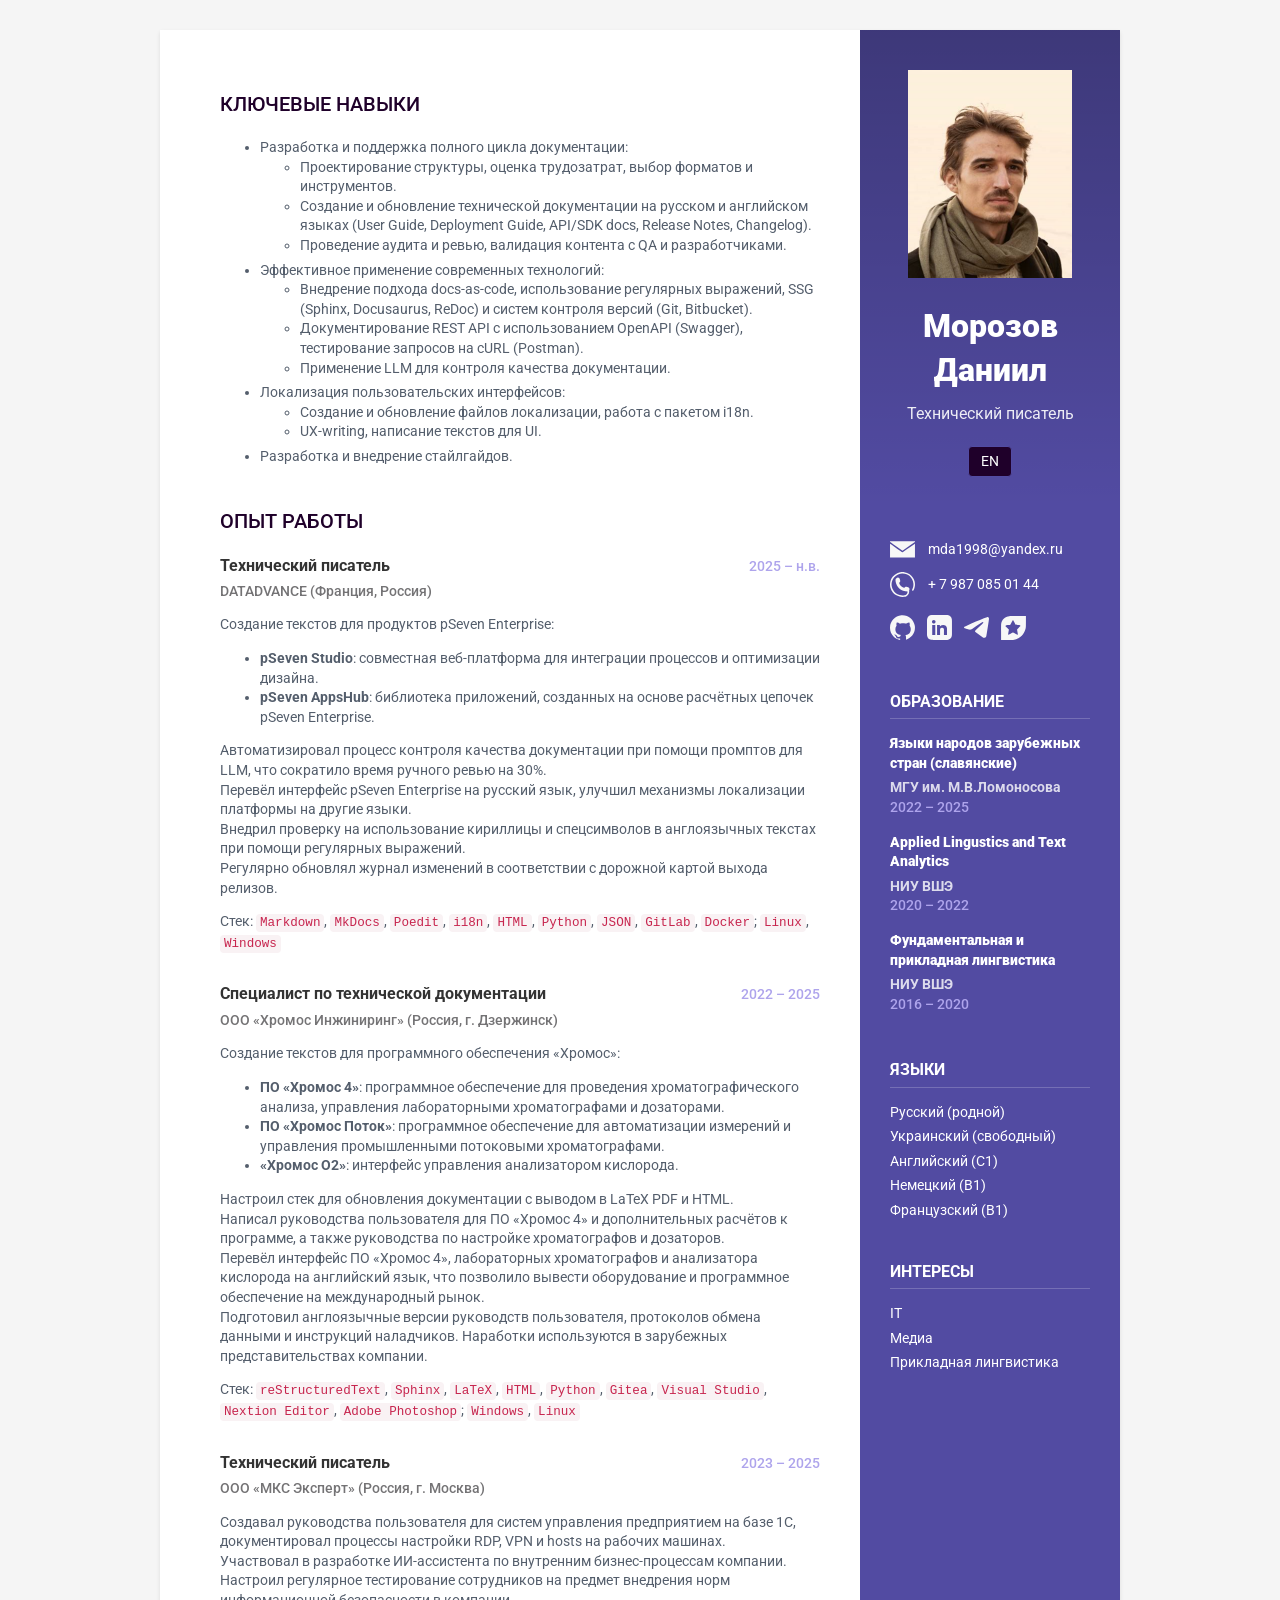
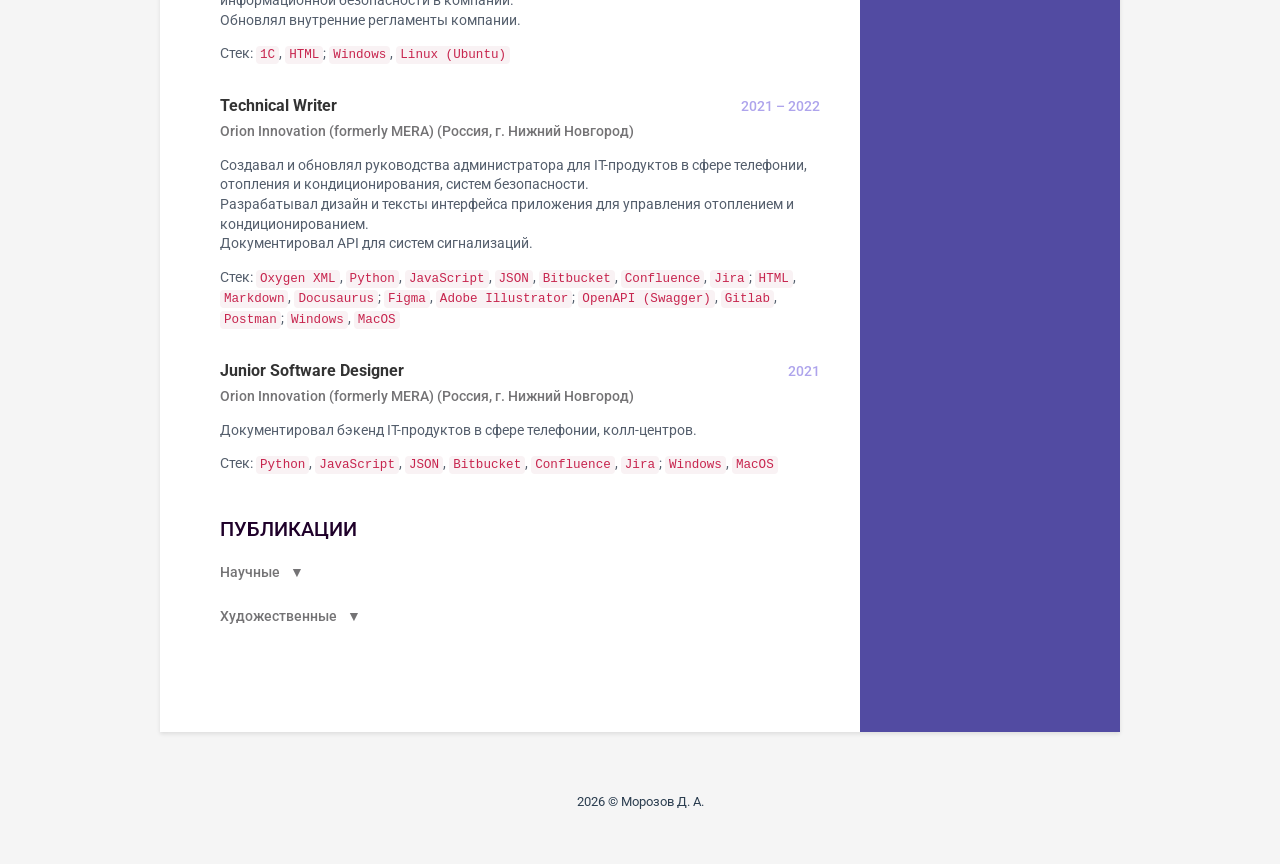
<file: index.html>
<!DOCTYPE html>
<html>
<head>
    <link rel="icon" href="CV/images/favicon.ico" type="image/x-icon">
    <script>
        window.location.href = "CV/ru.html";
    </script>
</head>
<body>
</body>
</html>
</file>
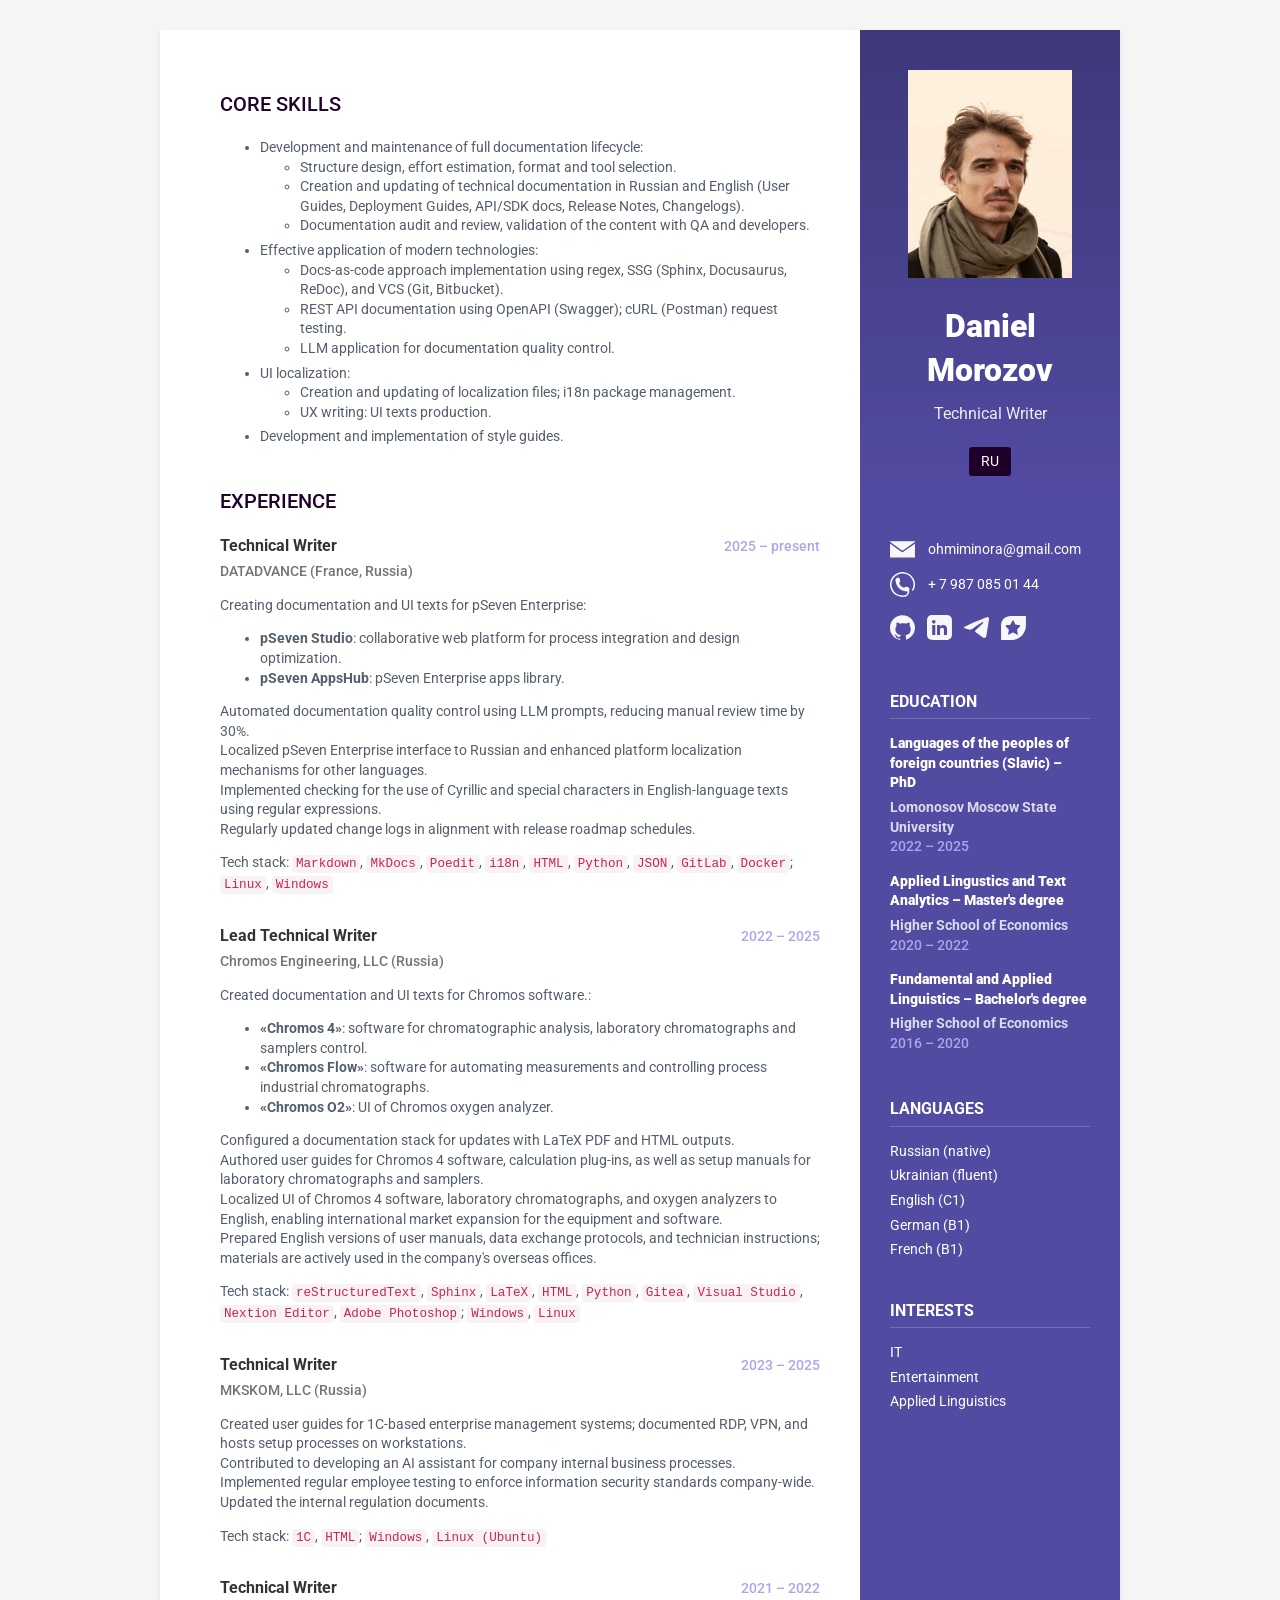
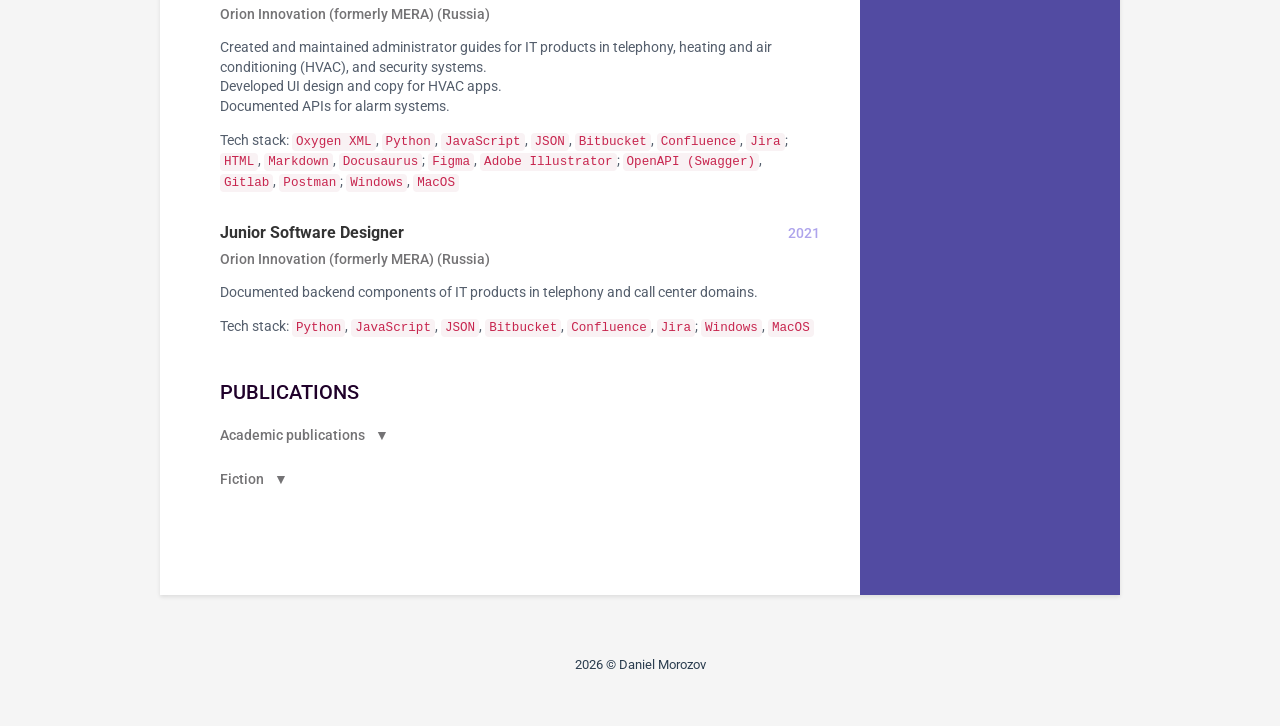
<file: CV/en.html>
<!DOCTYPE html>
<html lang="en">
<head>
    <meta charset="UTF-8">
    <meta name="viewport" content="width=device-width, initial-scale=1.0">
    <title>Daniel Morozov – CV</title>
	<link rel="icon" href="images/favicon.ico" type="image/x-icon">
    <link rel="stylesheet" href="./styles/style.css">
    <link href="https://fonts.googleapis.com/css2?family=Roboto:wght@300;400;500;700&display=swap" rel="stylesheet">
</head>
<body>
    <div class="container">
        <div class="sidebar">
            <div class="profile-container">
				<div class="profile-pic">
					<img src="./images/hero.png" alt="Daniel Morozov">
				</div>
				<h1 class="name">Daniel Morozov</h1>
				<h3 class="title">Technical Writer</h3>
				<div class="toggle">
					<div class="lang-switch">
						<a href="./ru.html" class="lang-btn">RU</a>
					</div>
				</div>
			</div>
            <div class="contacts-container">
				<ul class="contacts">
					<li class="flex-item"><img class="ico" src="./images/email.svg"><a href="mailto:ohmiminora@gmail.com">ohmiminora@gmail.com</a></li>
					<li class="flex-item"><img class="ico" src="./images/call.svg"><span>+ 7 987 085 01 44</span></li>
					<li style="padding-bottom: 0;"></li>
					<li>
						<a href="https://danielmorovov.github.io"><img class="ico2" src="./images/github.svg" alt="https://danielmorovov.github.io"></a>
						&nbsp;&nbsp;
						<a href="https://linkedin.com/in/danielmorovov/"><img class="ico2" src="./images/linkedin.svg" alt="https://linkedin.com/in/danielmorovov/"></a>
						&nbsp;&nbsp;
						<a href="https://t.me/danielmorovov"><img class="ico2" src="./images/telegram.svg" alt="https://t.me/danielmorovov"></a>
						&nbsp;&nbsp;
						<a href="https://band.link/morovov"><img class="ico2" src="./images/bandlink.svg" alt="https://band.link/morovov"></a>
					</li>
				</ul>
			</div>
            <div class="education-container">
				<div class="sidebar-section">
					<h3 class="container-title">Education</h3>
					<div class="edu-item">
						<div class="degree">Languages of the peoples of foreign countries (Slavic) – PhD</div>
						<h4>Lomonosov Moscow State University</h4>
						<div class="date">2022 – 2025</div>
						<h4></h4>
					</div>
					<div class="edu-item">
						<div class="degree">Applied Lingustics and Text Analytics – Master's degree</div>
						<h4>Higher School of Economics</h4>
						<div class="date">2020 – 2022</div>
					</div>
					<div class="edu-item">
						<div class="degree">Fundamental and Applied Linguistics – Bachelor's degree</div>
						<h4>Higher School of Economics</h4>
						<div class="date">2016 – 2020</div>
					</div>
				</div>
			</div>
            <div class="languages-container">
				<div class="sidebar-section">
					<h3 class="container-title">Languages</h3>
					<ul>
						<li>Russian (native)</li>
						<li>Ukrainian (fluent)</li>
						<li>English (C1)</li>
						<li>German (B1)</li>
						<li>French (B1)</li>
					</ul>
				</div>
			</div>
			<div class="interests-container">
				<div class="sidebar-section">
					<h3 class="container-title">Interests</h3>
					<ul>
						<li>IT</li>
						<li>Entertainment</li>
						<li>Applied Linguistics</li>
					</ul>
				</div>
			</div>
        </div>	
		<div class="content">
            <section class="section">
                <h2 class="section-title">Core skills</h2>
                <ul>
                    <li>Development and maintenance of full documentation lifecycle:
                        <ul>
                            <li>Structure design, effort estimation, format and tool selection.</li>
                            <li>Creation and updating of technical documentation in Russian and English (User Guides, Deployment Guides, API/SDK docs, Release Notes, Changelogs).</li>
							<li>Documentation audit and review, validation of the content with QA and developers.</li>
                        </ul>
                    </li>
                    <li>Effective application of modern technologies:
                        <ul>
                            <li>Docs-as-code approach implementation using regex, SSG (Sphinx, Docusaurus, ReDoc), and VCS (Git, Bitbucket).</li>
                            <li>REST API documentation using OpenAPI (Swagger); cURL (Postman) request testing.</li>
                            <li>LLM application for documentation quality control.</li>
                        </ul>
                    </li>
                    <li>UI localization:
                        <ul>
                            <li>Creation and updating of localization files; i18n package management.</li>
							<li>UX writing: UI texts production.</li>
                        </ul>
                    </li>
                    <li>Development and implementation of style guides.
                    </li>
                </ul>
            </section>
            <section class="section">
                <h2 class="section-title">Experience</h2>
                <div class="exp-item">
                    <div class="exp-header">
                        <h3>Technical Writer</h3>
                        <span class="date">2025 – present</span>
                    </div>
                    <p class="company"><a href="https://www.datadvance.ru/">DATADVANCE</a> (France, Russia)</p>
                    <p>Creating documentation and UI texts for pSeven Enterprise:</p>
                    <ul>
                        <li><strong>pSeven Studio</strong>: collaborative web platform for process integration and design optimization.</li>
						<li><strong>pSeven AppsHub</strong>: pSeven Enterprise apps library.</li>
                    </ul>
                    <p>Automated documentation quality control using LLM prompts, reducing manual review time by 30%.<br>
					Localized pSeven Enterprise interface to Russian and enhanced platform localization mechanisms for other languages.<br>
					Implemented checking for the use of Cyrillic and special characters in English-language texts using regular expressions.<br>
					Regularly updated change logs in alignment with release roadmap schedules.</p>
                    <p>Tech stack: <code>Markdown</code>, <code>MkDocs</code>, <code>Poedit</code>, <code>i18n</code>, <code>HTML</code>, <code>Python</code>, <code>JSON</code>, <code>GitLab</code>, <code>Docker</code>; <code>Linux</code>, <code>Windows</code></p>
                </div>
				<div class="exp-item">
                    <div class="exp-header">
                        <h3>Lead Technical Writer</h3>
                        <span class="date">2022 – 2025</span>
                    </div>
                    <p class="company"><a href="https://has.ru/">Chromos Engineering, LLC</a> (Russia)</p>
                    <p>Created documentation and UI texts for Chromos software.:</p>
                    <ul>
                        <li><strong>«Chromos 4»</strong>: software for chromatographic analysis, laboratory chromatographs and samplers control.</li>
						<li><strong>«Chromos Flow»</strong>: software for automating measurements and controlling process industrial chromatographs.</li>
						<li><strong>«Chromos О2»</strong>: UI of Chromos oxygen analyzer.</li>
                    </ul>
                    <p>Configured a documentation stack for updates with LaTeX PDF and HTML outputs.<br>
					Authored user guides for Chromos 4 software, calculation plug-ins, as well as setup manuals for laboratory chromatographs and samplers.<br>
					Localized UI of Chromos 4 software, laboratory chromatographs, and oxygen analyzers to English, enabling international market expansion for the equipment and software.<br>
					Prepared English versions of user manuals, data exchange protocols, and technician instructions; materials are actively used in the company's overseas offices.</p>
                    <p>Tech stack: <code>reStructuredText</code>, <code>Sphinx</code>, <code>LaTeX</code>, <code>HTML</code>, <code>Python</code>, <code>Gitea</code>, <code>Visual Studio</code>, <code>Nextion Editor</code>, <code>Adobe Photoshop</code>; <code>Windows</code>, <code>Linux</code></p>
                </div>
				<div class="exp-item">
                    <div class="exp-header">
                        <h3>Technical Writer</h3>
                        <span class="date">2023 – 2025</span>
                    </div>
                    <p class="company"><a href="https://mkskom.ru/">MKSKOM, LLC</a> (Russia)</p>
                    <p>Created user guides for 1C-based enterprise management systems; documented RDP, VPN, and hosts setup processes on workstations.<br>
					Contributed to developing an AI assistant for company internal business processes.<br>
					Implemented regular employee testing to enforce information security standards company-wide.<br>
					Updated the internal regulation documents.</p>
                    <p>Tech stack: <code>1С</code>, <code>HTML</code>; <code>Windows</code>, <code>Linux (Ubuntu)</code></p>
                </div>
				<div class="exp-item">
                    <div class="exp-header">
                        <h3>Technical Writer</h3>
                        <span class="date">2021 – 2022</span>
                    </div>
                    <p class="company"><a href="https://www.orioninc.com/">Orion Innovation (formerly MERA)</a> (Russia)</p>
                    <p>Created and maintained administrator guides for IT products in telephony, heating and air conditioning (HVAC), and security systems.<br>
					Developed UI design and copy for HVAC apps.<br>
					Documented APIs for alarm systems.</p>
                    <p>Tech stack: <code>Oxygen XML</code>, <code>Python</code>, <code>JavaScript</code>, <code>JSON</code>, <code>Bitbucket</code>, <code>Confluence</code>, <code>Jira</code>; <code>HTML</code>, <code>Markdown</code>, <code>Docusaurus</code>; <code>Figma</code>, <code>Adobe Illustrator</code>; <code>OpenAPI (Swagger)</code>, <code>Gitlab</code>, <code>Postman</code>; <code>Windows</code>, <code>MacOS</code></p>
                </div>
				<div class="exp-item">
                    <div class="exp-header">
                        <h3>Junior Software Designer</h3>
                        <span class="date">2021</span>
                    </div>
                    <p class="company"><a href="https://www.orioninc.com/">Orion Innovation (formerly MERA)</a> (Russia)</p>
                    <p>Documented backend components of IT products in telephony and call center domains.</p>
                    <p>Tech stack: <code>Python</code>, <code>JavaScript</code>, <code>JSON</code>, <code>Bitbucket</code>, <code>Confluence</code>, <code>Jira</code>; <code>Windows</code>, <code>MacOS</code></p>
                </div>
            </section>	
			<section class="section">
                <h2 class="section-title">Publications</h2>
                <div class="exp-item">
                    <details>
						<summary>Academic publications</summary>
	                    <ul>
							<li>Morozov, D. A. (2026). The Corpus Analysis of Degrees of Comparison of Czech Adjectives: dis. ... cand. philol. sci.: 5.9.6. Moskovskiy gosudarstvennyy universitet im. M. V. Lomonosova. Moscow. 152 P.</li>
							<li>Izotov, A. I., & Morozov, D. A. (2025). Superlative in Contemporary Czech Written Discourse: Corpora Studies. Slavic Almanac. No. 3–4. P. 130–148. DOI: 10.31168/2073-5731.2025.3-4.06.</li>
							<li>Izotov, A. I., & Morozov, D. A. (2025). Degrees of Comparison of Adjectives in Contemporary Czech Written Discourse. Vestnik Moskovskogo universiteta. Seriya 9. Filologiya. 2025. No. 5. P. 85–95.</li>
							<li>Morozov, D. A. (2025). Contrastive Analysis of the Synthetic Nature of Comparative and Superlative Forms in the Czech and Russian Languages. Litera, 8, 180-189. DOI: 10.25136/2409-8698.2025.8.75647 EDN: OKONKS URL: https://nbpublish.com/library_read_article.php?id=75647</li>
							<li>Izotov, A. I., & Morozov, D. A. (2025). A Corpus-based Study of the Competition between Synthetic and Analytic Comparative and Superlative Adjective Forms in Contemporary Czech. Filologicheskie nauki. Voprosy teorii i praktiki. No. 8. P. 3287–3293.</li>
							<li>Morozov, D. A. (2025). Corpora Studies of Comparatives in Contemporary Czech Written Discourse. Litera, 7, 66-76. DOI: 10.25136/2409-8698.2025.7.75167 EDN: ATSHHJ URL: https://nbpublish.com/library_read_article.php?id=75167</li>
							<li>Izotov, A. I., & Morozov, D. A. (2025). A Corpus-based Study of Adjective Comparison Degrees in Contemporary Czech. Filologicheskie nauki. Voprosy teorii i praktiki. No. 7. P. 2677–2685.</li>
							<li>Morozov D. A. (2022). Functional and Grammatical Gradation of Adjectival Qualitative Degrees in Modern Slavic Languages (Contrastive Analysis). Nizhny Novgorod: Higher School of Economics. 78 P.</li>
							<li>Morozov, D. A., & Rylov, S. A. (2021). Functional and Grammatical Gradation of Adjectival Qualitative Degrees in Modern Slavic Languages: Universal and Local. Aktual'nye problemy slavyanskoy filologii, kul'tury i zhurnalistiki: Materialy I Mezhdunarodnoy nauchnoy konferentsii. Nizhny Novgorod: NNGU im. N. I. Lobachevskogo. 260 P. [ISBN 978-5-91326-690-3].</li>
							<li>Morozov, D. A. (2020). Adjectival Comparatives and Superlatives in Slavic Belles-Lettres: Functional, Stylistic, and Comparative Aspects. Nizhny Novgorod: Higher School of Economics. 59 P.</li>
	                    </ul>
					</details>
					<details>
						<summary>Fiction</summary>
						<ul>
							<li>Morozov, D. A. (2019). SLAVO. Nizhny Novgorod: Stimul-ST. 127 P. [ISBN 978-5-6042158-9-0].</li>
							<li>Morozov, D. A. (2016). Avgustovskaya zvezda. Nizhny Novgorod: Izdatel'skiy salon O. V. Gladkovoy. 159 P.</li>
						</ul>
					</details>
				</div>
			</section>	
		</div>   
    </div>
	<footer class="footer">
		<div class="text-center">
			<small class="copyright">2026 © Daniel Morozov</small>
		</div>
	</footer>
</body>
</html>
</file>
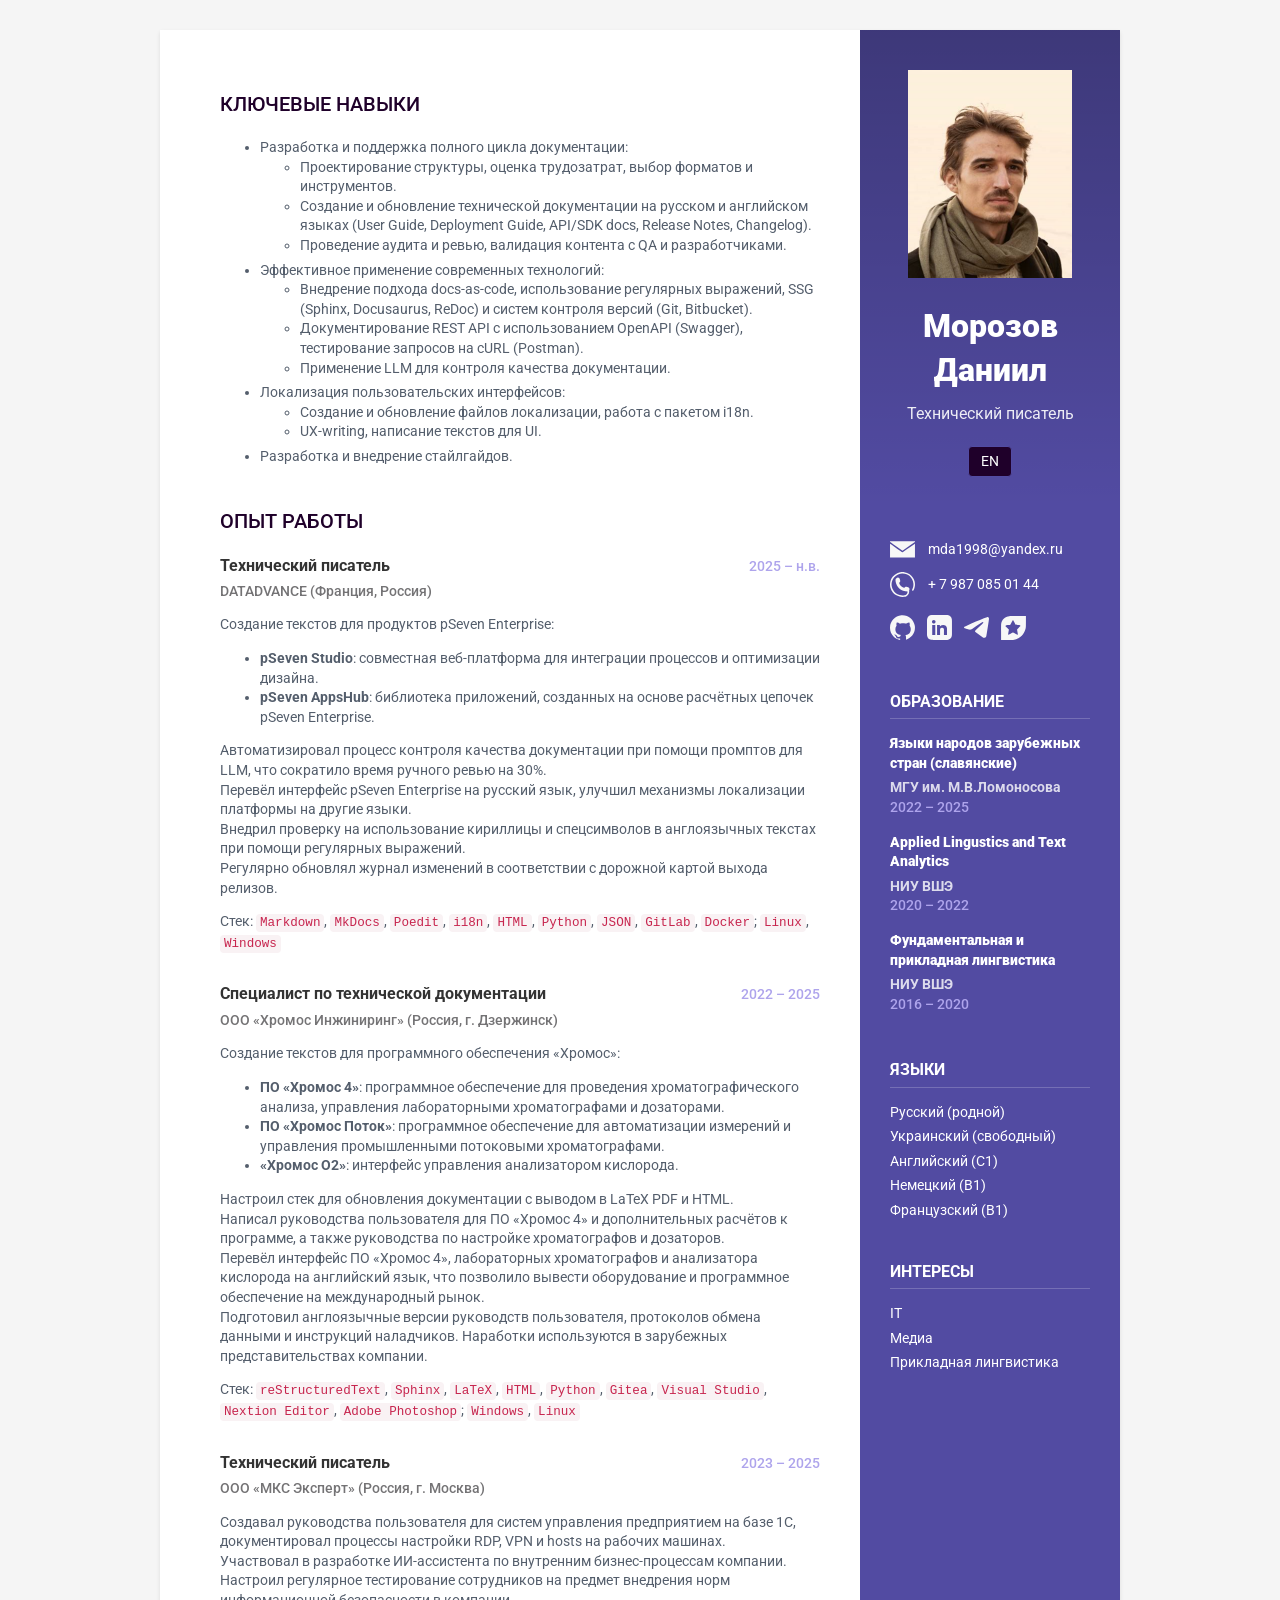
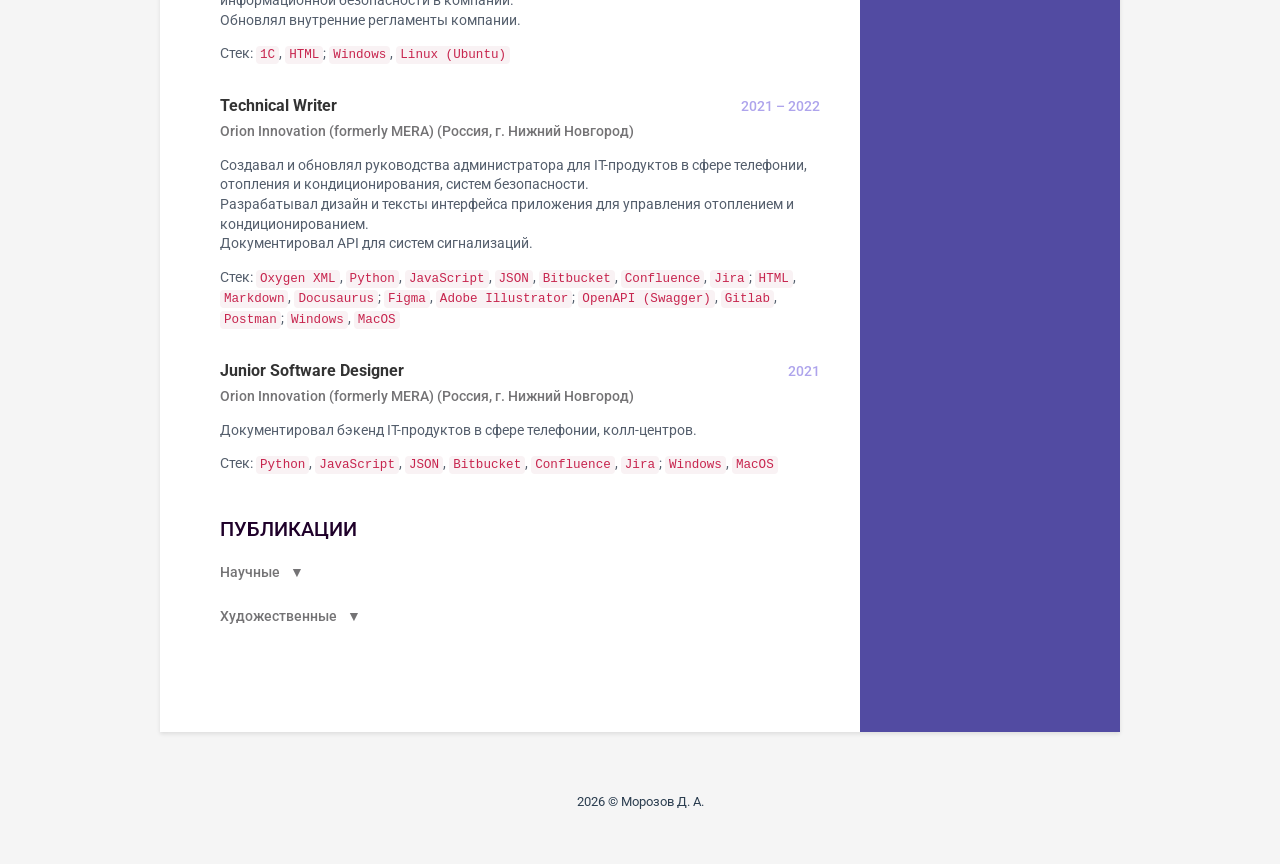
<file: CV/ru.html>
<!DOCTYPE html>
<html lang="ru">
<head>
    <meta charset="UTF-8">
    <meta name="viewport" content="width=device-width, initial-scale=1.0">
    <title>Морозов Даниил – CV</title>
	<link rel="icon" href="images/favicon.ico" type="image/x-icon">
    <link rel="stylesheet" href="./styles/style.css">
    <link href="https://fonts.googleapis.com/css2?family=Roboto:wght@300;400;500;700&display=swap" rel="stylesheet">
</head>
<body>
    <div class="container">
        <div class="sidebar">
            <div class="profile-container">
				<div class="profile-pic">
					<img src="./images/hero.png" alt="Морозов Д.А.">
				</div>
				<h1 class="name">Морозов Даниил</h1>
				<h3 class="title">Технический писатель</h3>
				<div class="toggle">
					<div class="lang-switch">
						<a href="./en.html" class="lang-btn">EN</a>
					</div>
				</div>
			</div>
            <div class="contacts-container">
				<ul class="contacts">
					<li class="flex-item"><img class="ico" src="./images/email.svg"><a href="mailto:mda1998@yandex.ru">mda1998@yandex.ru</a></li>
					<li class="flex-item"><img class="ico" src="./images/call.svg"><span>+ 7 987 085 01 44</span></li>
					<li style="padding-bottom: 0;"></li>
					<li>
						<a href="https://danielmorovov.github.io"><img class="ico2" src="./images/github.svg" alt="https://danielmorovov.github.io"></a>
						&nbsp;&nbsp;
						<a href="https://linkedin.com/in/danielmorovov/"><img class="ico2" src="./images/linkedin.svg" alt="https://linkedin.com/in/danielmorovov/"></a>
						&nbsp;&nbsp;
						<a href="https://t.me/danielmorovov"><img class="ico2" src="./images/telegram.svg" alt="https://t.me/danielmorovov"></a>
						&nbsp;&nbsp;
						<a href="https://band.link/morovov"><img class="ico2" src="./images/bandlink.svg" alt="https://band.link/morovov"></a>
					</li>
				</ul>
			</div>
            <div class="education-container">
				<div class="sidebar-section">
					<h3 class="container-title">Образование</h3>
					<div class="edu-item">
						<div class="degree">Языки народов зарубежных стран (славянские)</div>
						<h4>МГУ им. М.В.Ломоносова</h4>
						<div class="date">2022 – 2025</div>
						<h4></h4>
					</div>
					<div class="edu-item">
						<div class="degree">Applied Lingustics and Text Analytics</div>
						<h4>НИУ ВШЭ</h4>
						<div class="date">2020 – 2022</div>
					</div>
					<div class="edu-item">
						<div class="degree">Фундаментальная и прикладная лингвистика</div>
						<h4>НИУ ВШЭ</h4>
						<div class="date">2016 – 2020</div>
					</div>
				</div>
			</div>
            <div class="languages-container">
				<div class="sidebar-section">
					<h3 class="container-title">Языки</h3>
					<ul>
						<li>Русский (родной)</li>
						<li>Украинский (свободный)</li>
						<li>Английский (C1)</li>
						<li>Немецкий (B1)</li>
						<li>Французский (B1)</li>
					</ul>
				</div>
			</div>
			<div class="interests-container">
				<div class="sidebar-section">
					<h3 class="container-title">Интересы</h3>
					<ul>
						<li>IT</li>
						<li>Медиа</li>
						<li>Прикладная лингвистика</li>
					</ul>
				</div>
			</div>
        </div>	
		<div class="content">
            <section class="section">
                <h2 class="section-title">Ключевые навыки</h2>
                <ul>
                    <li>Разработка и поддержка полного цикла документации:
                        <ul>
                            <li>Проектирование структуры, оценка трудозатрат, выбор форматов и инструментов.</li>
                            <li>Создание и обновление технической документации на русском и английском языках (User Guide, Deployment Guide, API/SDK docs, Release Notes, Changelog).</li>
							<li>Проведение аудита и ревью, валидация контента с QA и разработчиками.</li>
                        </ul>
                    </li>
                    <li>Эффективное применение современных технологий:
                        <ul>
                            <li>Внедрение подхода docs-as-code, использование регулярных выражений, SSG (Sphinx, Docusaurus, ReDoc) и систем контроля версий (Git, Bitbucket).</li>
                            <li>Документирование REST API с использованием OpenAPI (Swagger), тестирование запросов на cURL (Postman).</li>
                            <li>Применение LLM для контроля качества документации.</li>
                        </ul>
                    </li>
                    <li>Локализация пользовательских интерфейсов:
                        <ul>
                            <li>Создание и обновление файлов локализации, работа с пакетом i18n.</li>
							<li>UX-writing, написание текстов для UI.</li>
                        </ul>
                    </li>
                    <li>Разработка и внедрение стайлгайдов.
                    </li>
                </ul>
            </section>
            <section class="section">
                <h2 class="section-title">Опыт работы</h2>
                <div class="exp-item">
                    <div class="exp-header">
                        <h3>Технический писатель</h3>
                        <span class="date">2025 – н.в.</span>
                    </div>
                    <p class="company"><a href="https://www.datadvance.ru/">DATADVANCE</a> (Франция, Россия)</p>
                    <p>Создание текстов для продуктов pSeven Enterprise:</p>
                    <ul>
                        <li><strong>pSeven Studio</strong>: совместная веб-платформа для интеграции процессов и оптимизации дизайна.</li>
						<li><strong>pSeven AppsHub</strong>: библиотека приложений, созданных на основе расчётных цепочек pSeven Enterprise.</li>
                    </ul>
                    <p>Автоматизировал процесс контроля качества документации при помощи промптов для LLM, что сократило время ручного ревью на 30%.<br>
					Перевёл интерфейс pSeven Enterprise на русский язык, улучшил механизмы локализации платформы на другие языки.<br>
					Внедрил проверку на использование кириллицы и спецсимволов в англоязычных текстах при помощи регулярных выражений.<br>
					Регулярно обновлял журнал изменений в соответствии с дорожной картой выхода релизов.</p>
                    <p>Стек: <code>Markdown</code>, <code>MkDocs</code>, <code>Poedit</code>, <code>i18n</code>, <code>HTML</code>, <code>Python</code>, <code>JSON</code>, <code>GitLab</code>, <code>Docker</code>; <code>Linux</code>, <code>Windows</code></p>
                </div>
				<div class="exp-item">
                    <div class="exp-header">
                        <h3>Специалист по технической документации</h3>
                        <span class="date">2022 – 2025</span>
                    </div>
                    <p class="company"><a href="https://has.ru/">ООО «Хромос Инжиниринг»</a> (Россия, г. Дзержинск)</p>
                    <p>Создание текстов для программного обеспечения «Хромос»:</p>
                    <ul>
                        <li><strong>ПО «Хромос 4»</strong>: программное обеспечение для проведения хроматографического анализа, управления лабораторными хроматографами и дозаторами.</li>
						<li><strong>ПО «Хромос Поток»</strong>: программное обеспечение для автоматизации измерений и управления промышленными потоковыми хроматографами.</li>
						<li><strong>«Хромос О2»</strong>: интерфейс управления анализатором кислорода.</li>
                    </ul>
                    <p>Настроил стек для обновления документации с выводом в LaTeX PDF и HTML.<br>
					Написал руководства пользователя для ПО «Хромос 4» и дополнительных расчётов к программе, а также руководства по настройке хроматографов и дозаторов.<br>
					Перевёл интерфейс ПО «Хромос 4», лабораторных хроматографов и анализатора кислорода на английский язык, что позволило вывести оборудование и программное обеспечение на международный рынок.<br>
					Подготовил англоязычные версии руководств пользователя, протоколов обмена данными и инструкций наладчиков. Наработки используются в зарубежных представительствах компании.</p>
                    <p>Стек: <code>reStructuredText</code>, <code>Sphinx</code>, <code>LaTeX</code>, <code>HTML</code>, <code>Python</code>, <code>Gitea</code>, <code>Visual Studio</code>, <code>Nextion Editor</code>, <code>Adobe Photoshop</code>; <code>Windows</code>, <code>Linux</code></p>
                </div>
				<div class="exp-item">
                    <div class="exp-header">
                        <h3>Технический писатель</h3>
                        <span class="date">2023 – 2025</span>
                    </div>
                    <p class="company"><a href="https://mkskom.ru/">ООО «МКС Эксперт»</a> (Россия, г. Москва)</p>
                    <p>Создавал руководства пользователя для систем управления предприятием на базе 1С, документировал процессы настройки RDP, VPN и hosts на рабочих машинах.<br>
					Участвовал в разработке ИИ-ассистента по внутренним бизнес-процессам компании.<br>
					Настроил регулярное тестирование сотрудников на предмет внедрения норм информационной безопасности в компании.<br>
					Обновлял внутренние регламенты компании.</p>
                    <p>Стек: <code>1С</code>, <code>HTML</code>; <code>Windows</code>, <code>Linux (Ubuntu)</code></p>
                </div>
				<div class="exp-item">
                    <div class="exp-header">
                        <h3>Technical Writer</h3>
                        <span class="date">2021 – 2022</span>
                    </div>
                    <p class="company"><a href="https://www.orioninc.com/">Orion Innovation (formerly MERA)</a> (Россия, г. Нижний Новгород)</p>
                    <p>Создавал и обновлял руководства администратора для IT-продуктов в сфере телефонии, отопления и кондиционирования, систем безопасности.<br>
					Разрабатывал дизайн и тексты интерфейса приложения для управления отоплением и кондиционированием.<br>
					Документировал API для систем сигнализаций.</p>
                    <p>Стек: <code>Oxygen XML</code>, <code>Python</code>, <code>JavaScript</code>, <code>JSON</code>, <code>Bitbucket</code>, <code>Confluence</code>, <code>Jira</code>; <code>HTML</code>, <code>Markdown</code>, <code>Docusaurus</code>; <code>Figma</code>, <code>Adobe Illustrator</code>; <code>OpenAPI (Swagger)</code>, <code>Gitlab</code>, <code>Postman</code>; <code>Windows</code>, <code>MacOS</code></p>
                </div>
				<div class="exp-item">
                    <div class="exp-header">
                        <h3>Junior Software Designer</h3>
                        <span class="date">2021</span>
                    </div>
                    <p class="company"><a href="https://www.orioninc.com/">Orion Innovation (formerly MERA)</a> (Россия, г. Нижний Новгород)</p>
                    <p>Документировал бэкенд IT-продуктов в сфере телефонии, колл-центров.</p>
                    <p>Стек: <code>Python</code>, <code>JavaScript</code>, <code>JSON</code>, <code>Bitbucket</code>, <code>Confluence</code>, <code>Jira</code>; <code>Windows</code>, <code>MacOS</code></p>
                </div>
            </section>
			<section class="section">
                <h2 class="section-title">Публикации</h2>
                <div class="exp-item">
                    <details>
						<summary>Научные</summary>
	                    <ul>
							<li>Морозов Д. А. Корпусное исследование степеней сравнения чешских прилагательных: дис. ... канд. филол. наук : 5.9.6  / Моск. гос. ун-т им. М. В. Ломоносова. – М., 2026.  – 152 с.</li>
							<li>Изотов А. И., Морозов Д. А. Суперлатив в современном чешском письменном дискурсе: опыт корпусного анализа // Славянский альманах. 2025. No 3–4. С. 130–148. DOI: 10.31168/2073-5731.2025.3-4.06.</li>
							<li>Изотов А. И., Морозов Д. А. Степени сравнения прилагательных в современном чешском письменном дискурсе // Вестн. Моск. ун-та. Серия 9. Филология. 2025. № 5. С. 85–95.</li>
							<li>Морозов Д. А. Сопоставительный анализ синтетичности форм степеней сравнения в чешском и русском языках // Litera. 2025. № 8. С. 180-189.</li>
							<li>Изотов, А. И., Морозов, Д. А. Опыт корпусного анализа конкуренции синтетических и аналитических форм сравнительной и превосходной степеней сравнения прилагательных (на материале современного чешского языка) / А. И. Изотов, Д. А. Морозов // Филологические науки. Вопросы теории и практики. – 2025. – № 8. – С. 3287-3293.</li>
							<li>Морозов Д. А. Опыт корпусного анализа компаративов в современном чешском письменном дискурсе // Litera. 2025. № 7. С. 66-76.</li>
							<li>Изотов, А. И., Морозов, Д. А. Опыт корпусного анализа степеней сравнения прилагательных (на материале современного чешского языка) / А. И. Изотов, Д. А. Морозов // Филологические науки. Вопросы теории и практики. – 2025. – № 7. – С. 2677-2685.</li>
							<li>Morozov D. Functional and Grammatical Gradation of Adjectival Qualitative Degrees in Modern Slavic Languages (Contrastive Analysis) / Д. А. Морозов. – Нижний Новгород: НИУ ВШЭ, 2022. – 78 с.</li>
							<li>Морозов Д. А., Рылов С. А. Функционально-грамматическая градационность качественного признака прилагательных в современных славянских языках: универсальное и локальное // Актуальные проблемы славянской филологии, культуры и журналистики: Материалы I Международной научной конференции. – Нижний Новгород: ННГУ им. Н. И. Лобачевского, 2021. – 260 с. [ISBN 978-5-91326-690-3].</li>
							<li>Морозов Д. А. Формы степеней сравнения имён прилагательных в славянских языках: функционально-стилевой и сопоставительный аспекты / Д. А. Морозов. – Нижний Новгород: НИУ ВШЭ, 2020.  – 59 с.</li>
	                    </ul>
					</details>
					<details>
						<summary>Художественные</summary>
						<ul>
							<li>Морозов Д. А. SLAVO / Д. А. Морозов. – Нижний Новгород: Стимул-СТ, 2019. – 127 с.: ил. [ISBN 978-5-6042158-9-0].</li>
							<li>Морозов Д. А. Августовская звезда / Д. А. Морозов. – Нижний Новгород: «Издательский салон О. В. Гладковой», 2016. – 159 с.: ил.</li>
						</ul>
					</details>
				</div>
			</section>
		</div>   
    </div>
	<footer class="footer">
		<div class="text-center">
			<small class="copyright">2026 © Морозов Д. А.</small>
		</div>
	</footer>
</body>
</html>
</file>
<file: CV/styles/style.css>
body {
    font-family: 'Roboto', sans-serif;
    background-color: #F5F5F5;
    color: #545E6C;
	font-size: 14px;
    padding: 30px;
	line-height: 1.4;
	margin: 0;
}

.container {
    background: #FFFFFF;
    max-width: 960px;
	margin: 0 auto;
	position: relative;
    box-shadow: 0 2px 4px rgba(0,0,0,0.1);
}

.content {
    background: #FFFFFF;
	padding: 60px;
	padding-right: 300px;
	page-break-before: always;
}

.sidebar {
    background: #524ba2;
	position: absolute;
	right: 0;
	width: 260px;
	height: 100%;
	min-height: 800px;
    color: #FFFFFF;
    text-align: center;
}

.sidebar a {
	color: #fff;
}

.flex-item {
	display: flex;
	align-items: center;
	gap: 13px;
	padding-bottom: 2px;
}

.flex-item.clickable {
	cursor: pointer;
}

.ico {
	height: 25px;
	flex-shrink: 0;
}

.ico2 {
	height: 25px;
	width: 25px;
}

* {
	box-sizing: border-box;
}

.sidebar .profile-container {
	padding: 30px;
	background: linear-gradient(
    	to bottom,
    	rgba(0, 0, 0, 0.25) 0%,
    	transparent 100%
  	);
	text-align: center;
	color: #fff;
}

.sidebar .toggle {
	padding: 20px 30px 0 30px;
}

.sidebar .profile-container a {
	-moz-transition: all 0.3s ease-in-out;
	text-decoration: none;
}

.sidebar .contacts-container {
	padding: 30px 30px 0 30px;
}

.sidebar .education-container {
	padding: 30px 30px 0 30px;
}

.sidebar .languages-container {
	padding: 30px 30px 0 30px;
}

.sidebar .interests-container {
	padding: 30px;
}

.sidebar .container-title {
		text-transform: uppercase;
		font-size: 16px;
		font-weight: 700;
		margin-top: 0;
		margin-bottom: 15px;
}

.sidebar ul {
	padding-left: 0;
	list-style: none;
}

.sidebar li {
	margin-bottom: 5px;
}

.profile-pic img {
    width: 164px;
    height: 208px;
    margin-bottom: 20px;
	margin-top: 10px;
}

.name {
    font-size: 32px;
    margin-top: 0;
	margin-bottom: 10px;
    font-weight: 900;
}

.title {
    font-size: 16px;
    margin-top: 0;
	margin-bottom: 0;
	font-weight: 400;
    opacity: 0.9;
}

.lang-btn {
    display: inline-block;
    padding: 5px 12px;
	margin-bottom: 0;
	font-size: 14px;
	font-weight: 400;
	line-height: 1.4;
	text-align: center;
	white-space: nowrap;
	vertical-align: middle;
	cursor: pointer;
    border: 1px solid transparent;
    border-radius: 4px;
	background-color: #1f002a;
	border-color: #524ba2;
}

.lang-btn:hover {
    background-color: rgba(255,255,255,0.1);
	text-decoration: none;
}

.contacts {
    display: flex;
    flex-direction: column;
    gap: 3px;
    width: 100%;
    text-align: left;
}

.contacts a {
    color: #FFFFFF;
    font-size: 14px;
}

.sidebar-section {
    width: 100%;
    text-align: left;
}

.sidebar-section h3 {
    font-size: 16px;
    border-bottom: 1px solid rgba(255,255,255,0.2);
    padding-bottom: 5px;
    margin-bottom: 15px;
}

.edu-item {
    margin-bottom: 15px;
}

.degree {
    margin-top: 0;
	margin-bottom: 5px;
    font-size: 14px;
	opacity: 1.0;
	font-weight: 1000;
}

.edu-item h4 {
    margin-top: 0;
	margin-bottom: 0px;
    opacity: 0.8;
}

.edu-item h5 {
    margin-top: 0;
	margin-bottom: 0px;
    font-weight: 500;
    opacity: 0.8;
}

.date {
    font-size: 14px;
	font-weight: 500;
    color: #aea4ec;
	margin-bottom: 0px;
}

.section {
    margin-bottom: 40px;
}

.section h2 {
    text-transform: uppercase;
	font-size: 20px;
	font-weight: 500;
	color: #1f002a;
	position: relative;
	margin-top: 0;
	margin-bottom: 20px;
}

.exp-item {
    margin-bottom: 30px;
}

.exp-header {
    display: flex;
    justify-content: space-between;
    align-items: baseline;
}

.exp-header h3 {
    margin: 0;
    font-size: 16px;
    color: #333;
}

.company {
    font-weight: 500;
    margin: 5px 0;
    color: #747375;
}

.footer {
	padding: 30px;
	padding-top: 60px;
}

.text-center {
	text-align: center;
}

.copyright {
	line-height: 1.6;
	color: #2c3e50;
	font-size: 13px;
}

ul {
    margin-top: 0;
	margin-bottom: 10px;
}

ul ul {
	margin-bottom: 5px;
}

li {
    font-size: 14px;
}

code {
  padding: 2px 4px;
  font-size: 90%;
  color: #c7254e;
  background-color: #f9f2f4;
  border-radius: 4px;
}

a {
	color: #747375;
	text-decoration: none;
}

a:hover {
	text-decoration: underline;
}

details {
    margin-bottom: 20px;
}

summary {
    display: flex;
    align-items: center;
    cursor: pointer;
    font-weight: 500;
    margin: 5px 0;
    color: #747375;
    list-style: none; /* Убираем стандартную стрелку */
    }
    
summary::-webkit-details-marker {
    display: none; /* Убираем стрелку в WebKit */
}
    
summary:after {
    content: '▼';
    margin-left: 10px;
    transition: transform 0.3s ease;
}
    
details[open] summary:after {
    transform: rotate(180deg);
}
    
summary + ul {
    margin-top: 10px;
}

@media (max-width: 768px) {
    .container {
        flex-direction: column;
    }
    
	.content {
        padding: 30px;
        order: 2;
        width: 100%;
    }
	
	.sidebar {
        position: static;
        width: 100%;
        min-height: auto;
        background: #524ba2;
        color: #FFFFFF;
        text-align: center;
		order: 1;
    }
}
</file>
